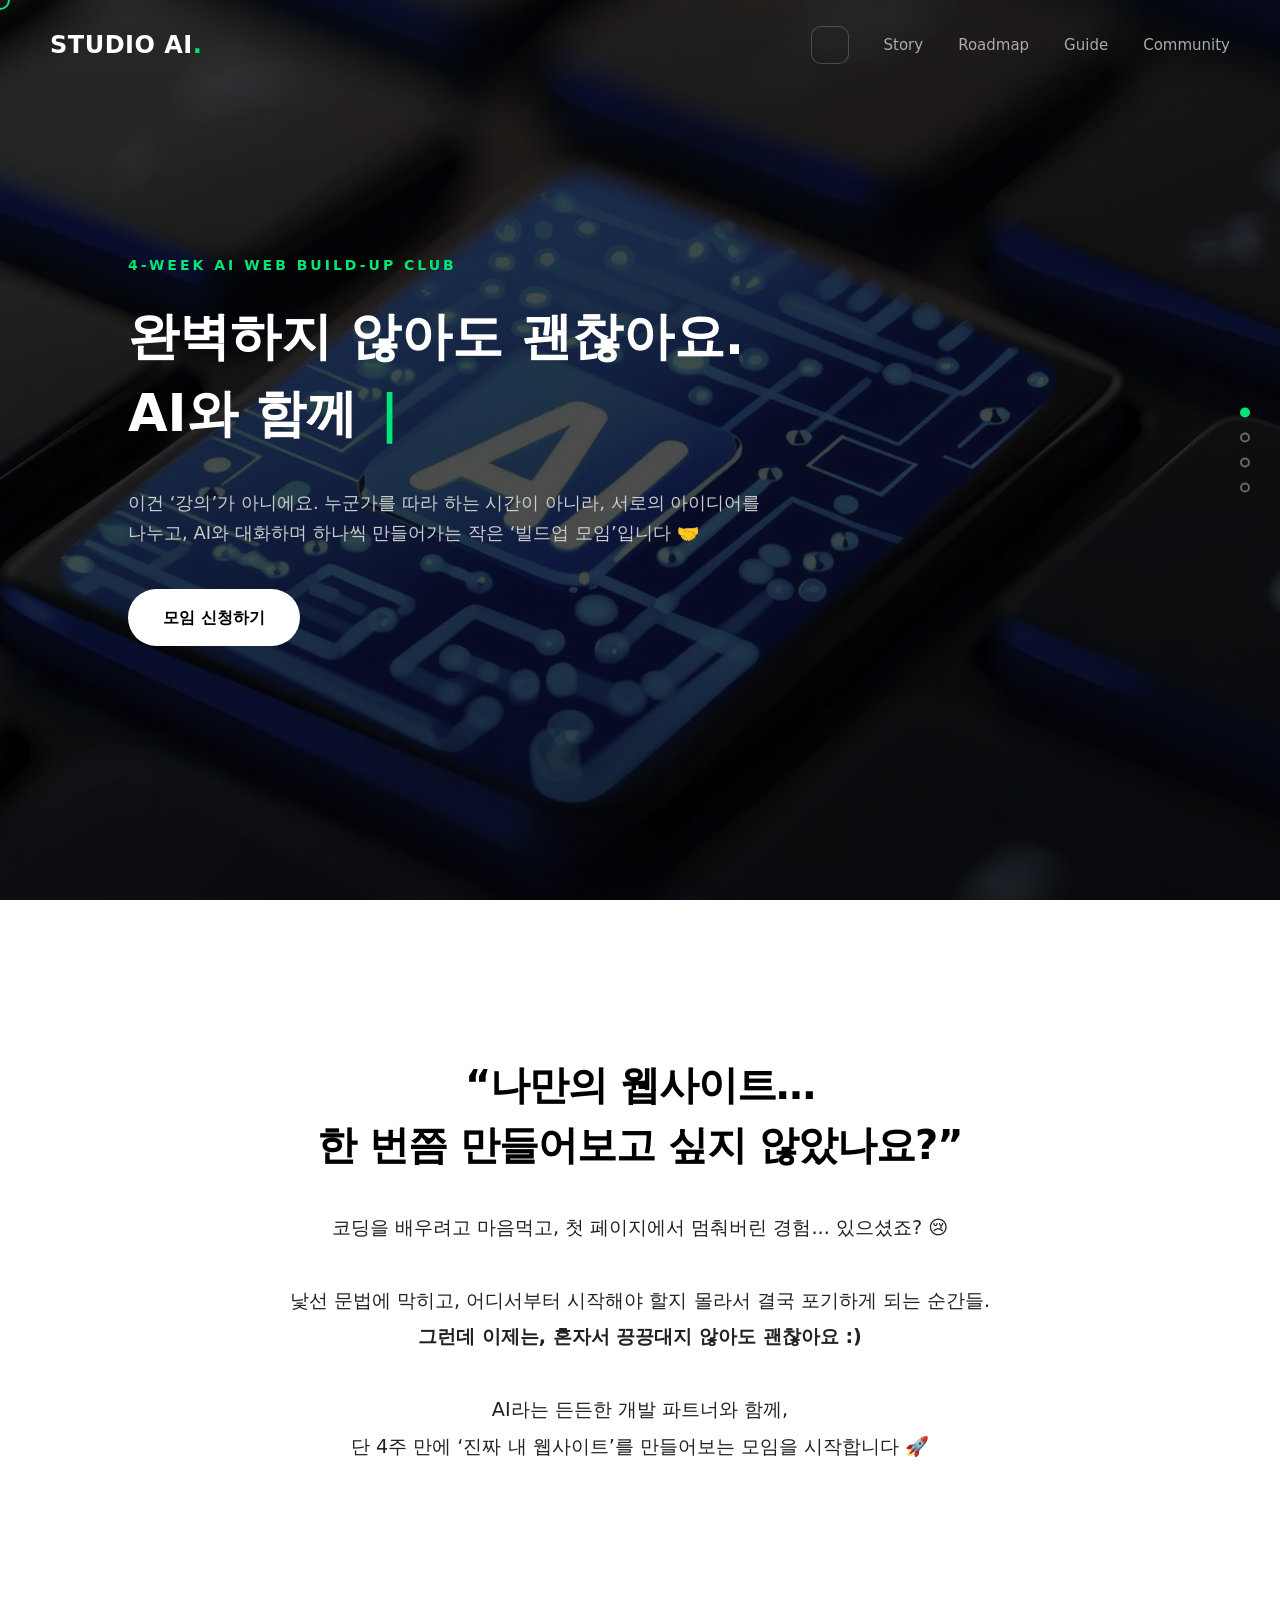
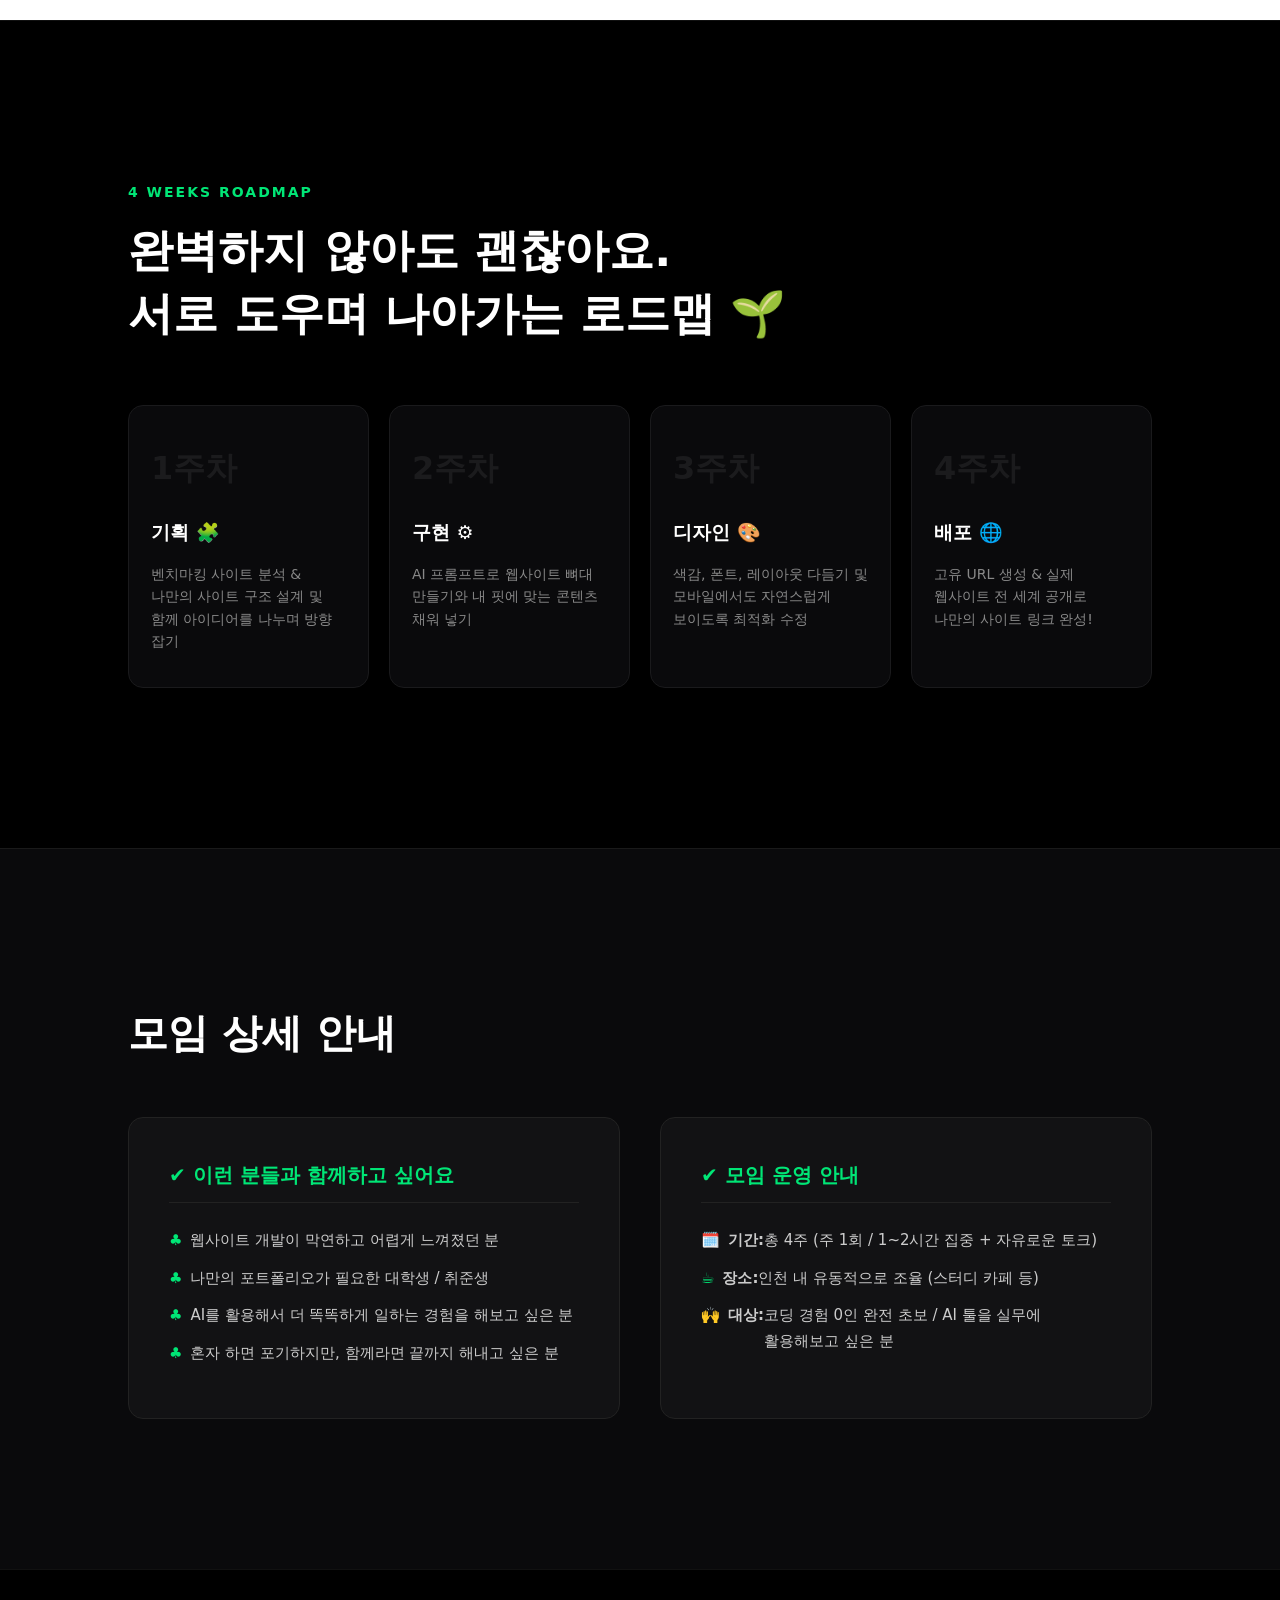
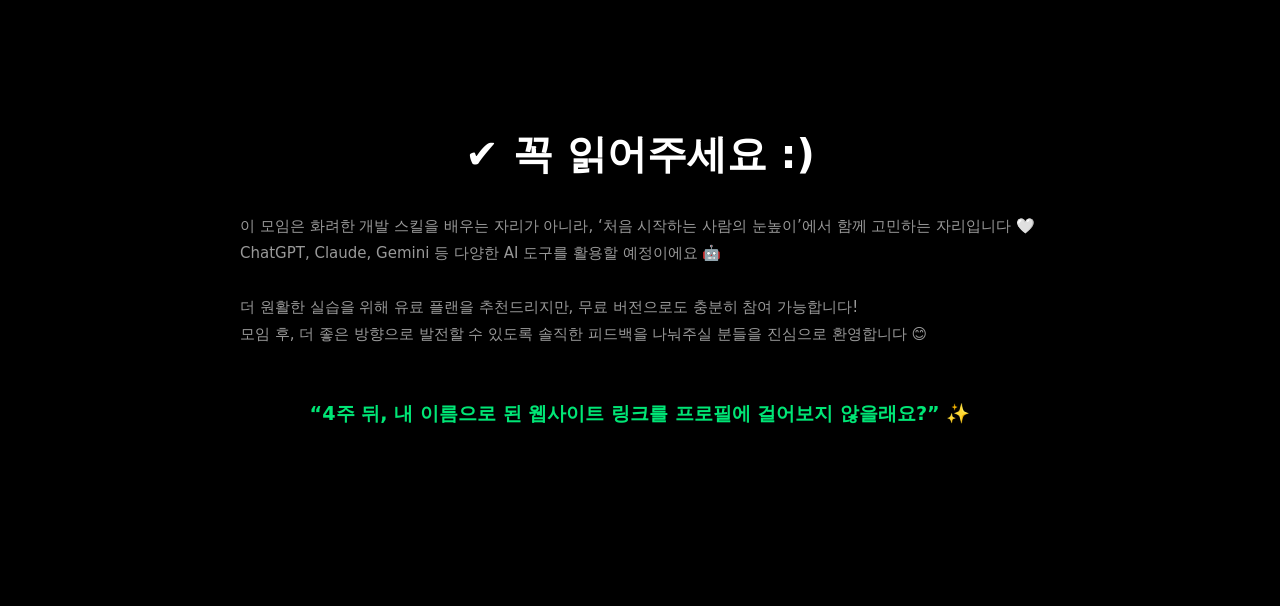
<file: index.html>
<!DOCTYPE html>
<html lang="ko">
<head>
    <meta charset="UTF-8">
    <meta name="viewport" content="width=device-width, initial-scale=1.0">
    <title>Studio AI - 메인 페이지</title>
    <style>
        /* 부드러운 스크롤 적용 */
        html {
            scroll-behavior: smooth;
        }

        /* 기본 스타일 초기화 */
        * {
            margin: 0;
            padding: 0;
            box-sizing: border-box;
        }
        body {
            font-family: 'Pretendard', -apple-system, BlinkMacSystemFont, system-ui, Roboto, sans-serif;
            background-color: #000000;
            color: #ffffff;
            line-height: 1.7; /* 본문 텍스트 간격을 가독성 좋게 살짝 확장 */
            cursor: none; /* 기본 커서 숨김 */
            overflow-x: hidden;
            word-break: keep-all; /* 한글 단어가 뚝뚝 끊겨서 줄바꿈되지 않도록 차단 */
        }

        /* -------------------------------------------------- */
        /* 1. 커스텀 마우스 포인터 스타일 */
        /* -------------------------------------------------- */
        .custom-cursor {
            width: 20px;
            height: 20px;
            border: 2px solid #00e676;
            border-radius: 50%;
            position: fixed;
            top: 0;
            left: 0;
            transform: translate(-50%, -50%);
            pointer-events: none;
            z-index: 9999;
            transition: 
                transform 0.55s cubic-bezier(0.16, 1, 0.3, 1), 
                background-color 0.6s ease, 
                border-color 0.6s ease;
        }
        
        .custom-cursor.hovered {
            transform: translate(-50%, -50%) scale(2.8);
            background-color: rgba(0, 230, 118, 0.1);
            border-color: #00e676;
        }
        
        .custom-cursor.dark {
            border-color: #000000;
        }
        
        .custom-cursor.dark.hovered {
            background-color: rgba(0, 0, 0, 0.08);
            border-color: #000000;
        }

        /* -------------------------------------------------- */
        /* 상단 네비게이션 바 */
        /* -------------------------------------------------- */
        header {
            position: fixed;
            top: 0;
            left: 0;
            width: 100%;
            display: flex;
            justify-content: space-between;
            align-items: center;
            padding: 25px 50px;
            background-color: rgba(0, 0, 0, 0.0);
            backdrop-filter: blur(0px);
            z-index: 1000;
            transition: background-color 0.5s, backdrop-filter 0.5s, border-bottom 0.5s, padding 0.5s;
        }
        
        header.scrolled {
            background-color: rgba(0, 0, 0, 0.8);
            backdrop-filter: blur(10px);
            padding: 15px 50px;
            border-bottom: 1px solid rgba(255, 255, 255, 0.1);
        }

        header.dark-text {
            background-color: rgba(255, 255, 255, 0.9);
            backdrop-filter: blur(10px);
            border-bottom: 1px solid rgba(0, 0, 0, 0.1);
            padding: 15px 50px;
        }
        header.dark-text .logo { color: #000000; }
        header.dark-text nav a { color: #333333; }
        header.dark-text nav a:hover { color: #000000; }
        /* 화이트 섹션 도달 시 이미지 버튼의 경계선 톤 조절 */
        header.dark-text nav .img-nav-btn { border-color: rgba(0, 0, 0, 0.15); }

        .logo { font-size: 24px; font-weight: 800; letter-spacing: 0.5px; color: #ffffff; transition: color 0.3s; text-transform: uppercase; }
        .logo span { color: #00e676; }
        
        /* 🖼️ 우측 네비게이션 정렬을 위한 flex 레이아웃 수정 */
        nav {
            display: flex;
            align-items: center;
        }

        nav a { 
            color: #aaaaaa; 
            text-decoration: none; 
            margin-left: 35px; 
            font-size: 15px; 
            font-weight: 500; 
            cursor: none; 
            transition: color 0.6s cubic-bezier(0.16, 1, 0.3, 1); 
        }
        nav a:hover { color: #ffffff; }

        /* 🔥 새롭게 추가된 이미지 바로가기 버튼 스타일 */
        .img-nav-btn {
            display: block;
            width: 38px;
            height: 38px;
            border-radius: 10px;
            border: 1px solid rgba(255, 255, 255, 0.2);
            background-image: url('https://images.unsplash.com/photo-1541701494587-cb58502866ab?q=80&w=150'); /* 미니 썸네일 이미지 */
            background-size: cover;
            background-position: center;
            margin-left: 35px;
            transition: transform 0.4s cubic-bezier(0.16, 1, 0.3, 1), border-color 0.3s, box-shadow 0.3s;
        }
        .img-nav-btn:hover {
            transform: scale(1.12);
            border-color: #00e676 !important;
            box-shadow: 0 0 12px rgba(0, 230, 118, 0.4);
        }

        /* -------------------------------------------------- */
        /* 메인 비주얼 섹션 (1번 블랙 섹션) */
        /* -------------------------------------------------- */
        /* 메인 비주얼 섹션 (1번 블랙 섹션) */
        .hero {
            height: 100vh;
            display: flex;
            flex-direction: column;
            justify-content: center;
            align-items: flex-start;
            padding: 0 10%;
            /* 배경 이미지와 어두운 오버레이 추가 */
            background: linear-gradient(rgba(0, 0, 0, 0.7), rgba(0, 0, 0, 0.7)), url('mainai.jpg');
            background-size: cover;
            background-position: center;
            background-repeat: no-repeat;
        }
        .hero .sub-title { font-size: 14px; text-transform: uppercase; letter-spacing: 3px; color: #00e676; margin-bottom: 20px; font-weight: 600; }
        
        .hero h1 { 
            font-size: 3.2rem; /* 줄바꿈 시 레이아웃 안 깨지도록 폰트 크기 미세 최적화 */
            font-weight: 700; 
            line-height: 1.5; 
            margin-bottom: 30px; 
            height: 10rem;
            display: block;
        }
        
        .typing-text::after { content: '|'; animation: blink 0.8s infinite; color: #00e676; margin-left: 5px; }
        @keyframes blink { 0%, 100% { opacity: 1; } 50% { opacity: 0; } }

        .hero .description { font-size: 18px; color: #cccccc; max-width: 650px; margin-bottom: 40px; }
        
        .cta-btn { 
            display: inline-block; 
            padding: 15px 35px; 
            background-color: #ffffff; 
            color: #000000; 
            text-decoration: none; 
            border-radius: 30px; 
            font-weight: 600; 
            cursor: none; 
            transition: 
                transform 0.65s cubic-bezier(0.16, 1, 0.3, 1), 
                background-color 0.65s cubic-bezier(0.16, 1, 0.3, 1), 
                color 0.5s ease;
        }
        .cta-btn:hover {
            transform: translateY(-6px); 
            background-color: #00e676;
            color: #ffffff;
        }

        /* -------------------------------------------------- */
        /* About 섹션 (4주 빌드업 로드맵) */
        /* -------------------------------------------------- */
        .about-section {
            padding: 160px 10%;
            background-color: #000000;
            border-top: 1px solid #111111;
        }
        .about-header { margin-bottom: 60px; }
        .about-header .sub-title { font-size: 14px; color: #00e676; letter-spacing: 2px; font-weight: 600; margin-bottom: 15px; display: block; }
        .about-header h2 { font-size: 2.8rem; font-weight: 700; line-height: 1.4; }
        
        /* 4개 주차를 깔끔히 배치하기 위해 그리드 4열 스케일 적용 */
        .about-grid { display: grid; grid-template-columns: repeat(4, 1fr); gap: 20px; margin-top: 50px; }
        .about-card { background-color: #0a0a0c; border: 1px solid #1a1a1c; padding: 35px 22px; border-radius: 15px; transition: transform 0.6s cubic-bezier(0.16, 1, 0.3, 1), border-color 0.6s ease; }
        .about-card:hover { transform: translateY(-8px); border-color: #00e676; }
        .about-card .num { font-size: 2rem; font-weight: 800; color: rgba(255, 255, 255, 0.07); display: block; margin-bottom: 20px; transition: color 0.5s ease; }
        .about-card:hover .num { color: #00e676; }
        .about-card h3 { font-size: 19px; font-weight: 600; margin-bottom: 15px; color: #ffffff; }
        .about-card p { font-size: 14px; color: #888888; line-height: 1.6; }

        /* -------------------------------------------------- */
        /* 2. 화이트 섹션 스타일 (공감 에세이) */
        /* -------------------------------------------------- */
        .white-section {
            padding: 150px 10%;
            background-color: #ffffff; 
            color: #000000;            
            text-align: center;
            display: flex;
            flex-direction: column;
            justify-content: center;
            align-items: center;
            min-height: 80vh; 
        }
        .white-section h2 { font-size: 2.5rem; font-weight: 800; margin-bottom: 35px; letter-spacing: -1px; line-height: 1.5; }
        .white-section p { font-size: 1.2rem; color: #222222; max-width: 750px; line-height: 1.9; text-align: center; }

        /* -------------------------------------------------- */
        /* 프로젝트 콘텐츠 영역 (이런 분들과 함께하고 싶어요) */
        /* -------------------------------------------------- */
        .content-section {
            padding: 150px 10%;
            background-color: #0a0a0c;
            border-top: 1px solid #1a1a1a;
        }
        .content-section h2 { font-size: 2.5rem; margin-bottom: 50px; }
        .grid { display: grid; grid-template-columns: repeat(2, 1fr); gap: 40px; }
        .card { background-color: #121214; padding: 40px; border-radius: 15px; border: 1px solid #222; transition: transform 0.6s cubic-bezier(0.16, 1, 0.3, 1), border-color 0.6s ease; }
        .card:hover { transform: translateY(-10px); border-color: #00e676; }
        .card h3 { font-size: 20px; margin-bottom: 25px; color: #00e676; border-bottom: 1px solid #222; padding-bottom: 10px; }
        
        /* 리스트 스타일 매칭 */
        .card ul { list-style: none; }
        .card ul li { margin-bottom: 12px; font-size: 15px; color: #cccccc; display: flex; align-items: flex-start; }
        .card ul li span { color: #00e676; margin-right: 8px; font-weight: bold; }

        /* -------------------------------------------------- */
        /* 4. 슬림해진 커뮤니티 이동 안내 섹션 (꼭 읽어주세요) */
        /* -------------------------------------------------- */
        .board-section {
            padding: 150px 10%;
            background-color: #000000;
            border-top: 1px solid #111111;
        }
        .board-container { max-width: 800px; margin: 0 auto; }
        .board-section h2 { font-size: 2.5rem; margin-bottom: 25px; text-align: center; }
        .board-section .board-desc { color: #999999; text-align: left; margin-bottom: 50px; font-size: 15px; line-height: 1.8; }

        /* ---- 우측 플로팅 인디케이터 스타일 ---- */
        .side-indicator { position: fixed; right: 30px; top: 50%; transform: translateY(-50%); display: flex; flex-direction: column; gap: 15px; z-index: 1000; }
        .indicator-dot { width: 10px; height: 10px; border: 2px solid #666666; border-radius: 50%; background: transparent; transition: background-color 0.3s, border-color 0.3s; }
        .indicator-dot:hover, .indicator-dot.active { background-color: #00e676; border-color: #00e676; }
        .side-indicator.dark-dots .indicator-dot { border-color: #bbbbbb; }
        .side-indicator.dark-dots .indicator-dot:hover, .side-indicator.dark-dots .indicator-dot.active { background-color: #000000; border-color: #000000; }

        /* 스크롤 애니메이션 효과를 위한 투명도 처리 */
        .fade-in-element { opacity: 0; transform: translateY(40px); transition: opacity 1.2s ease-out, transform 1.2s ease-out; }
        .fade-in-element.visible { opacity: 1; transform: translateY(0); }
        .delay-1 { transition-delay: 0.2s; }
        .delay-2 { transition-delay: 0.4s; }
        .delay-3 { transition-delay: 0.6s; }

        /* 📱 모바일 및 태블릿 전용 반응형 스타일 */
        @media screen and (max-width: 768px) {
            .custom-cursor { display: none !important; }
            body { cursor: default !important; }
            nav a, .cta-btn, .logo, .indicator-dot, .img-nav-btn { cursor: default !important; }

            header, header.scrolled, header.dark-text { padding: 15px 20px !important; }
            nav a { margin-left: 15px; font-size: 14px; }
            .img-nav-btn { margin-left: 15px; width: 32px; height: 32px; border-radius: 6px; }
            .logo { font-size: 20px; }

            .hero { padding: 0 6%; }
            .hero h1 { font-size: 1.8rem; height: auto; margin-bottom: 20px; line-height: 1.4; }
            .hero .description { font-size: 15px; margin-bottom: 30px; }

            .about-section { padding: 80px 6%; }
            .about-header h2 { font-size: 1.8rem; }
            .about-grid { grid-template-columns: 1fr; gap: 20px; }
            .about-card { padding: 30px 20px; }

            .white-section { padding: 80px 6%; }
            .white-section h2 { font-size: 1.8rem; line-height: 1.4; }
            .white-section p { font-size: 15px; line-height: 1.7; }

            .content-section { padding: 80px 6%; }
            .content-section h2 { font-size: 1.8rem; margin-bottom: 30px; }
            .grid { grid-template-columns: 1fr; gap: 20px; }

            .board-section { padding: 80px 6%; }
            .board-section h2 { font-size: 1.8rem; }

            .side-indicator { display: none !important; }
        }
    </style>
</head>
<body>

    <div class="custom-cursor" id="cursor"></div>

    <div class="side-indicator" id="side-nav">
        <a href="#" class="indicator-dot hover-target active" title="Home"></a>
        <a href="#challenge" class="indicator-dot hover-target" title="Story"></a>
        <a href="#about" class="indicator-dot hover-target" title="Roadmap"></a>
        <a href="#portfolio" class="indicator-dot hover-target" title="Guide"></a>
    </div>

    <header id="main-header">
        <a href="#" class="logo hover-target" style="text-decoration: none;">STUDIO AI<span>.</span></a>
        <nav>
            <a href="portfolio2.html" class="img-nav-btn hover-target" title="포트폴리오 2 바로가기"></a>
            
            <a href="#challenge" class="hover-target">Story</a>
            <a href="#about" class="hover-target">Roadmap</a>
            <a href="#portfolio" class="hover-target">Guide</a>
            <a href="board.html" class="hover-target">Community</a> 
        </nav>
    </header>

    <section class="hero">
        <div class="sub-title">4-WEEK AI WEB BUILD-UP CLUB</div>
        <h1 class="typing-text" id="typing-content"></h1>
        <p class="description">
            이건 ‘강의’가 아니에요. 누군가를 따라 하는 시간이 아니라, 서로의 아이디어를 나누고, AI와 대화하며 하나씩 만들어가는 작은 ‘빌드업 모임’입니다 🤝
        </p>
        <a href="apply.html" class="cta-btn hover-target">모임 신청하기</a>
    </section>

    <section id="challenge" class="white-section">
        <h2 class="fade-in-element">“나만의 웹사이트…<br>한 번쯤 만들어보고 싶지 않았나요?”</h2>
        <p class="fade-in-element delay-1">
            코딩을 배우려고 마음먹고, 첫 페이지에서 멈춰버린 경험... 있으셨죠? 😢<br><br>
            낯선 문법에 막히고, 어디서부터 시작해야 할지 몰라서 결국 포기하게 되는 순간들.<br>
            <strong>그런데 이제는, 혼자서 끙끙대지 않아도 괜찮아요 :)</strong><br><br>
            AI라는 든든한 개발 파트너와 함께,<br>
            단 4주 만에 ‘진짜 내 웹사이트’를 만들어보는 모임을 시작합니다 🚀
        </p>
    </section>

    <section id="about" class="about-section">
        <div class="about-header">
            <span class="about-sub-title sub-title fade-in-element">4 WEEKS ROADMAP</span>
            <h2 class="fade-in-element delay-1">완벽하지 않아도 괜찮아요.<br>서로 도우며 나아가는 로드맵 🌱</h2>
        </div>
        
        <div class="about-grid">
            <div class="about-card fade-in-element delay-1">
                <span class="num">1주차</span>
                <h3>기획 🧩</h3>
                <p>벤치마킹 사이트 분석 & 나만의 사이트 구조 설계 및 함께 아이디어를 나누며 방향 잡기</p>
            </div>
            <div class="about-card fade-in-element delay-2">
                <span class="num">2주차</span>
                <h3>구현 ⚙️</h3>
                <p>AI 프롬프트로 웹사이트 뼈대 만들기와 내 핏에 맞는 콘텐츠 채워 넣기</p>
            </div>
            <div class="about-card fade-in-element delay-3">
                <span class="num">3주차</span>
                <h3>디자인 🎨</h3>
                <p>색감, 폰트, 레이아웃 다듬기 및 모바일에서도 자연스럽게 보이도록 최적화 수정</p>
            </div>
            <div class="about-card fade-in-element">
                <span class="num">4주차</span>
                <h3>배포 🌐</h3>
                <p>고유 URL 생성 & 실제 웹사이트 전 세계 공개로 나만의 사이트 링크 완성!</p>
            </div>
        </div>
    </section>

    <section id="portfolio" class="content-section">
        <h2 class="fade-in-element">모임 상세 안내</h2>
        
        <div class="grid">
            <div class="card fade-in-element">
                <h3>✔ 이런 분들과 함께하고 싶어요</h3>
                <ul>
                    <li><span>♣</span> 웹사이트 개발이 막연하고 어렵게 느껴졌던 분</li>
                    <li><span>♣</span> 나만의 포트폴리오가 필요한 대학생 / 취준생</li>
                    <li><span>♣</span> AI를 활용해서 더 똑똑하게 일하는 경험을 해보고 싶은 분</li>
                    <li><span>♣</span> 혼자 하면 포기하지만, 함께라면 끝까지 해내고 싶은 분</li>
                </ul>
            </div>
            <div class="card fade-in-element delay-1">
                <h3>✔ 모임 운영 안내</h3>
                <ul>
                    <li><span>🗓️</span> <strong>기간:</strong> 총 4주 (주 1회 / 1~2시간 집중 + 자유로운 토크)</li>
                    <li><span>☕</span> <strong>장소:</strong> 인천 내 유동적으로 조율 (스터디 카페 등)</li>
                    <li><span>🙌</span> <strong>대상:</strong> 코딩 경험 0인 완전 초보 / AI 툴을 실무에 활용해보고 싶은 분</li>
                </ul>
            </div>
        </div>
    </section>

    <section id="board-link" class="board-section" style="text-align: center;">
        <div class="board-container">
            <h2 class="fade-in-element">✔ 꼭 읽어주세요 :)</h2>
            <p class="board-desc fade-in-element delay-1">
                이 모임은 화려한 개발 스킬을 배우는 자리가 아니라, ‘처음 시작하는 사람의 눈높이’에서 함께 고민하는 자리입니다 🤍<br>
                ChatGPT, Claude, Gemini 등 다양한 AI 도구를 활용할 예정이에요 🤖<br><br>
                더 원활한 실습을 위해 유료 플랜을 추천드리지만, 무료 버전으로도 충분히 참여 가능합니다!<br>
                모임 후, 더 좋은 방향으로 발전할 수 있도록 솔직한 피드백을 나눠주실 분들을 진심으로 환영합니다 😊
            </p>
            <div class="fade-in-element delay-2">
                <p style="font-size: 1.2rem; margin-bottom: 25px; color: #00e676; font-weight: 600;">
                    “4주 뒤, 내 이름으로 된 웹사이트 링크를 프로필에 걸어보지 않을래요?” ✨
                </p>
            </div>
        </div>
    </section>

    <script>
        // 마우스 커서 효과
        const cursor = document.getElementById('cursor');
        document.addEventListener('mousemove', (e) => {
            cursor.style.left = e.clientX + 'px';
            cursor.style.top = e.clientY + 'px';
        });
        document.addEventListener('mouseover', (e) => {
            if (e.target.classList.contains('hover-target') || e.target.tagName === 'A' || e.target.tagName === 'BUTTON') {
                cursor.classList.add('hovered');
            }
        });
        document.addEventListener('mouseout', (e) => {
            if (e.target.classList.contains('hover-target') || e.target.tagName === 'A' || e.target.tagName === 'BUTTON') {
                cursor.classList.remove('hovered');
            }
        });

        // 타이핑 효과 (모임 슬로건에 맞춘 텍스트 교체)
        const content = "완벽하지 않아도 괜찮아요.\nAI와 함께 시작하는 4주간의 빌드업 모임.";
        const textTarget = document.getElementById("typing-content");
        let index = 0;
        function type() {
            if (index < content.length) {
                let char = content.charAt(index);
                if (char === "\n") { textTarget.innerHTML += "<br>"; } 
                else { textTarget.innerHTML += char; }
                index++;
                setTimeout(type, 100);
            }
        }
        window.onload = type;

        // 스크롤 관찰자 (헤더 테마 변경, 스크롤 애니메이션, 우측 네비게이션 도트 연동)
        const fadeElements = document.querySelectorAll('.fade-in-element');
        const whiteSection = document.getElementById('challenge');
        const header = document.getElementById('main-header');
        const sideNav = document.getElementById('side-nav');
        const dots = document.querySelectorAll('.indicator-dot');
        const sections = [
            document.querySelector('.hero'), 
            document.getElementById('challenge'), // 순서 매칭 조정: 두 번째 섹션
            document.getElementById('about'), 
            document.getElementById('portfolio'), 
            document.getElementById('board-link')
        ];

        const fadeObserver = new IntersectionObserver((entries) => {
            entries.forEach(entry => { if (entry.isIntersecting) entry.target.classList.add('visible'); });
        }, { threshold: 0.1 });
        fadeElements.forEach(el => fadeObserver.observe(el));

        const whiteSectionObserver = new IntersectionObserver((entries) => {
            entries.forEach(entry => {
                if (entry.isIntersecting) {
                    cursor.classList.add('dark');
                    header.classList.add('dark-text');
                    header.classList.remove('scrolled');
                } else {
                    cursor.classList.remove('dark');
                    header.classList.remove('dark-text');
                    if (window.scrollY > 50) header.classList.add('scrolled');
                }
            });
        }, { root: null, rootMargin: "-60px 0px -40px 0px", threshold: 0 });
        whiteSectionObserver.observe(whiteSection);

        window.addEventListener('scroll', () => {
            if (window.scrollY > 50 && !header.classList.contains('dark-text')) header.classList.add('scrolled');
            else if (window.scrollY <= 50) header.classList.remove('scrolled');

            let currentIdx = 0;
            sections.forEach((section, idx) => { if (window.scrollY >= section.offsetTop - 200) currentIdx = idx; });
            dots.forEach((dot, idx) => { if (idx === currentIdx) dot.classList.add('active'); else dot.classList.remove('active'); });

            const cTop = whiteSection.offsetTop;
            if (window.scrollY >= cTop - 100 && window.scrollY < cTop + whiteSection.offsetHeight - 100) sideNav.classList.add('dark-dots');
            else sideNav.classList.remove('dark-dots');
        });
    </script>
</body>
</html>
</file>
